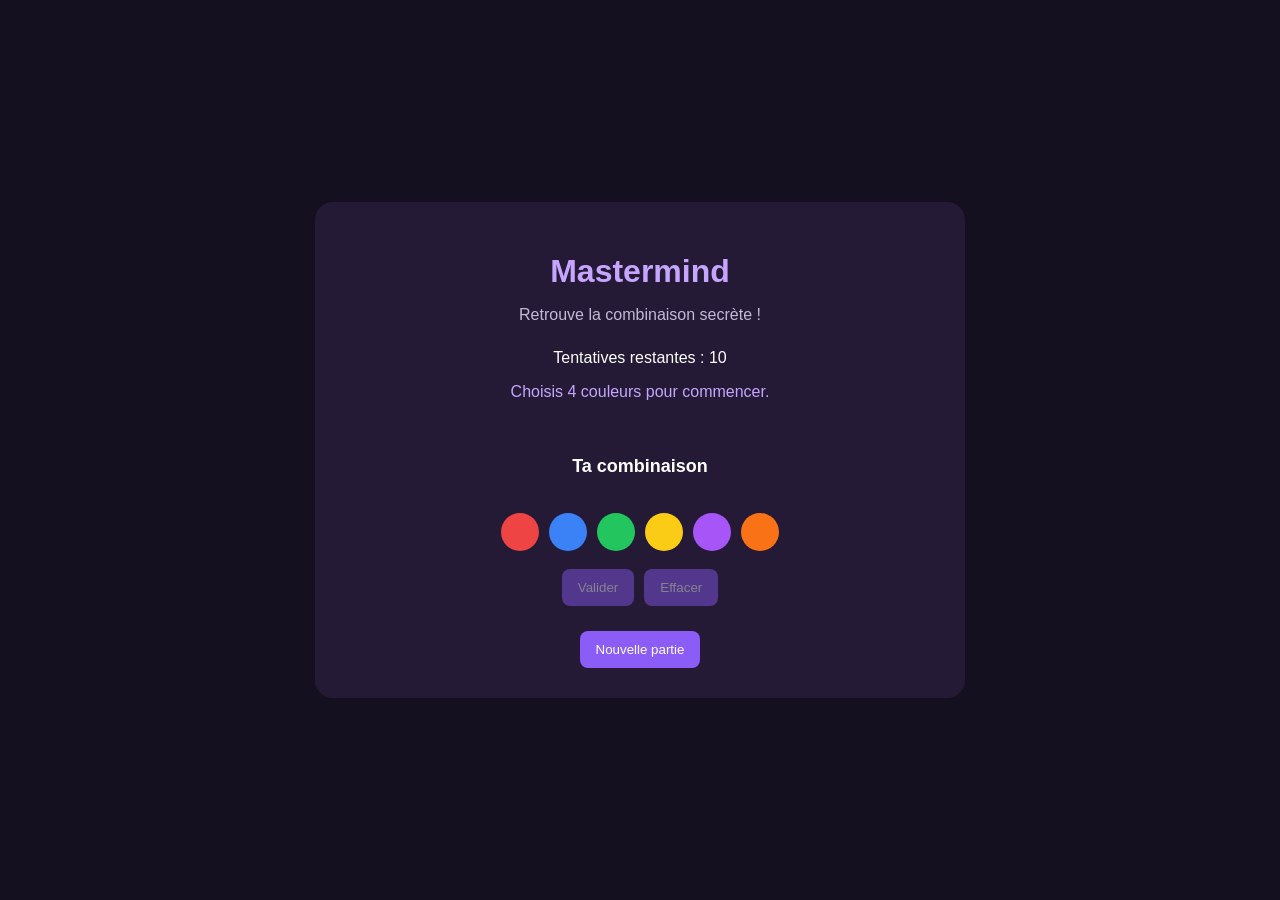
<file: MasterM/index.html>
<!DOCTYPE html>
<html lang="fr">
<head>
    <meta charset="UTF-8">
    <meta name="viewport" content="width=device-width, initial-scale=1.0">
    <title>Mastermind</title>
    <link rel="stylesheet" href="style.css">
    <script src="script.js" defer></script>
</head>
    <body>
        <main class="container">
            <h1>Mastermind</h1>
            <p class="subtitle">
                Retrouve la combinaison secrète !
            </p>
            <div class="game-info">
                <p>Tentatives restantes : <span id="attempts">10</span></p>
                <p id="message">Choisis 4 couleurs pour commencer.</p>
            </div>
            <section id="board" aria-label="Historique des tentatives"></section>
            <section class="input-area">
                <h2>Ta combinaison</h2>
                <div id="currentGuess" class="current-guess"></div>
                <div id="colorChoices" class="color-choices"></div>
                <div class="buttons">
                    <button id="submitGuess">Valider</button>
                    <button id="clearGuess">Effacer</button>
                </div>
            </section>
            <button id="restart">Nouvelle partie</button>
        </main>    
    </body>
</html>
</file>
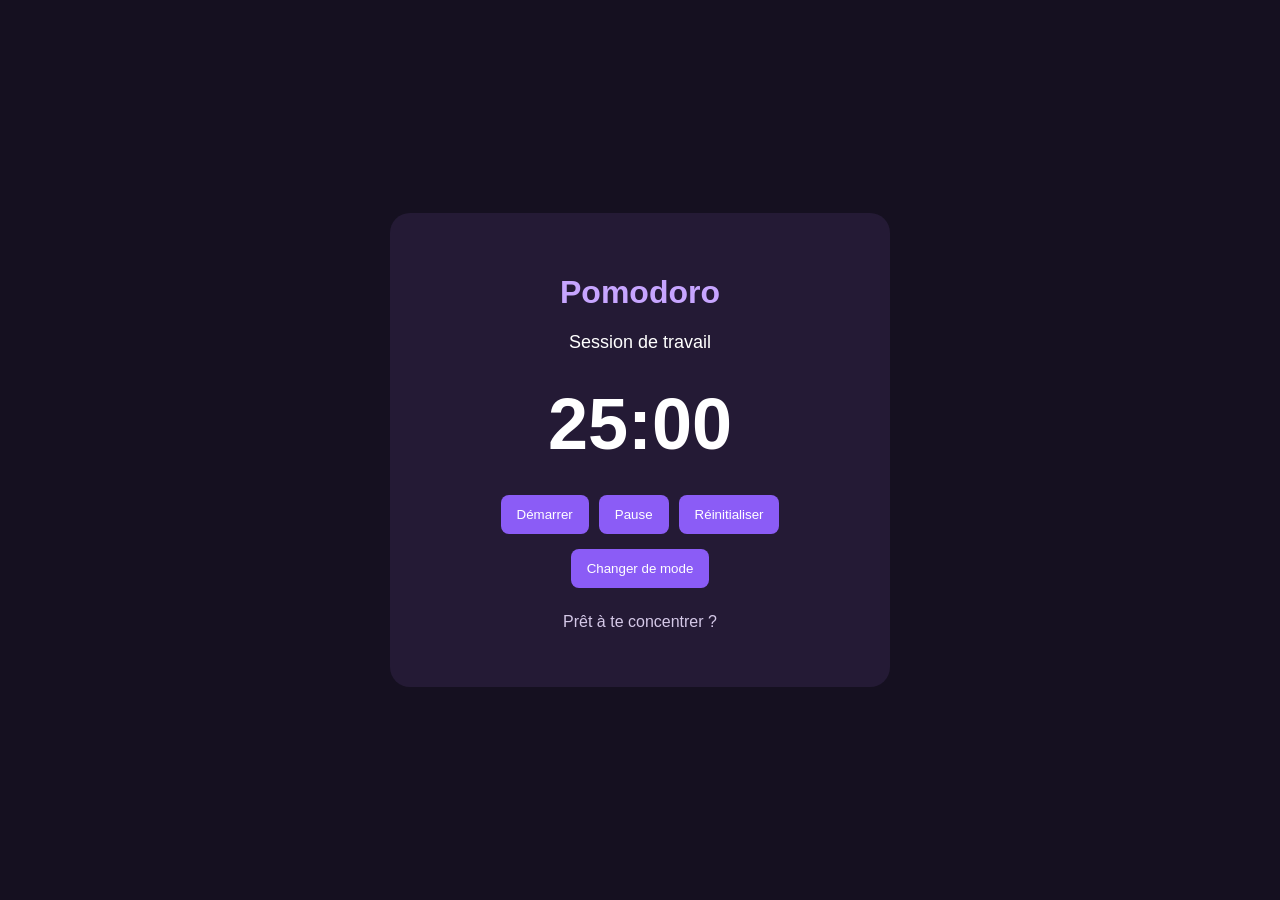
<file: Pomodoro/index.html>
<!DOCTYPE html>
<html lang="fr">
<head>
    <meta charset="UTF-8">
    <meta name="viewport" content="width=device-width, initial-scale=1.0">
    <title>Pomodoro</title>
    <link rel="stylesheet" href="style.css">
    <script src="script.js" defer></script>
</head>
<body>

    <main class="container">
        <h1>Pomodoro</h1>

        <p id="mode">Session de travail</p>

        <div id="timer">25:00</div>

        <div class="buttons">
            <button id="start">Démarrer</button>
            <button id="pause">Pause</button>
            <button id="reset">Réinitialiser</button>
        </div>

        <button id="changeMode">Changer de mode</button>

        <p id="message">Prêt à te concentrer ?</p>
    </main>

</body>
</html>
</file>
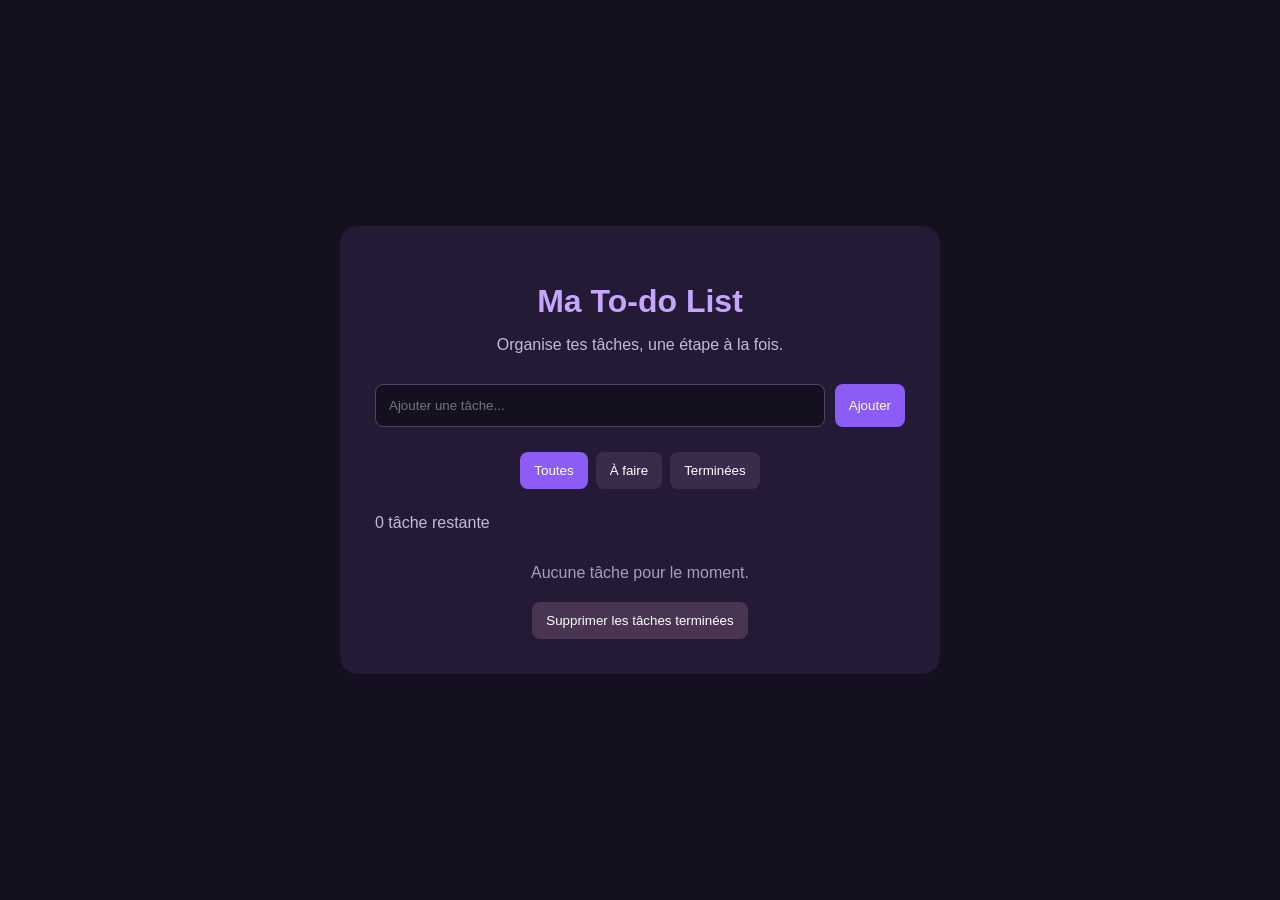
<file: ToDo/index.html>
<!DOCTYPE html>
<html lang="fr">
<head>
    <meta charset="UTF-8">
    <meta name="viewport" content="width=device-width, initial-scale=1.0">
    <title>Ma To-do List</title>
    <link rel="stylesheet" href="style.css">
    <script src="script.js" defer></script>
</head>
    <body>    
        <main class="container">
            <h1>Ma To-do List</h1>
            <p class="subtitle">Organise tes tâches, une étape à la fois.</p>

            <form id="taskForm">
                <input type="text" id="taskInput" placeholder="Ajouter une tâche..." autocomplete="off">
                <button type="submit">Ajouter</button>
            </form>

            <div class="filters">
                <button type="button" class="filter active" data-filter="all"> Toutes </button>
                <button type="button" class="filter" data-filter="active"> À faire </button>
                <button type="button" class="filter" data-filter="completed"> Terminées </button>
            </div>

            <p id="taskCounter">0 tâche</p>

            <ul id="taskList"></ul>

            <p id="emptyMessage">Aucune tâche pour le moment.</p>

            <button type="button" id="clearCompleted"> Supprimer les tâches terminées </button>
        </main>
    </body>
</html>
</file>
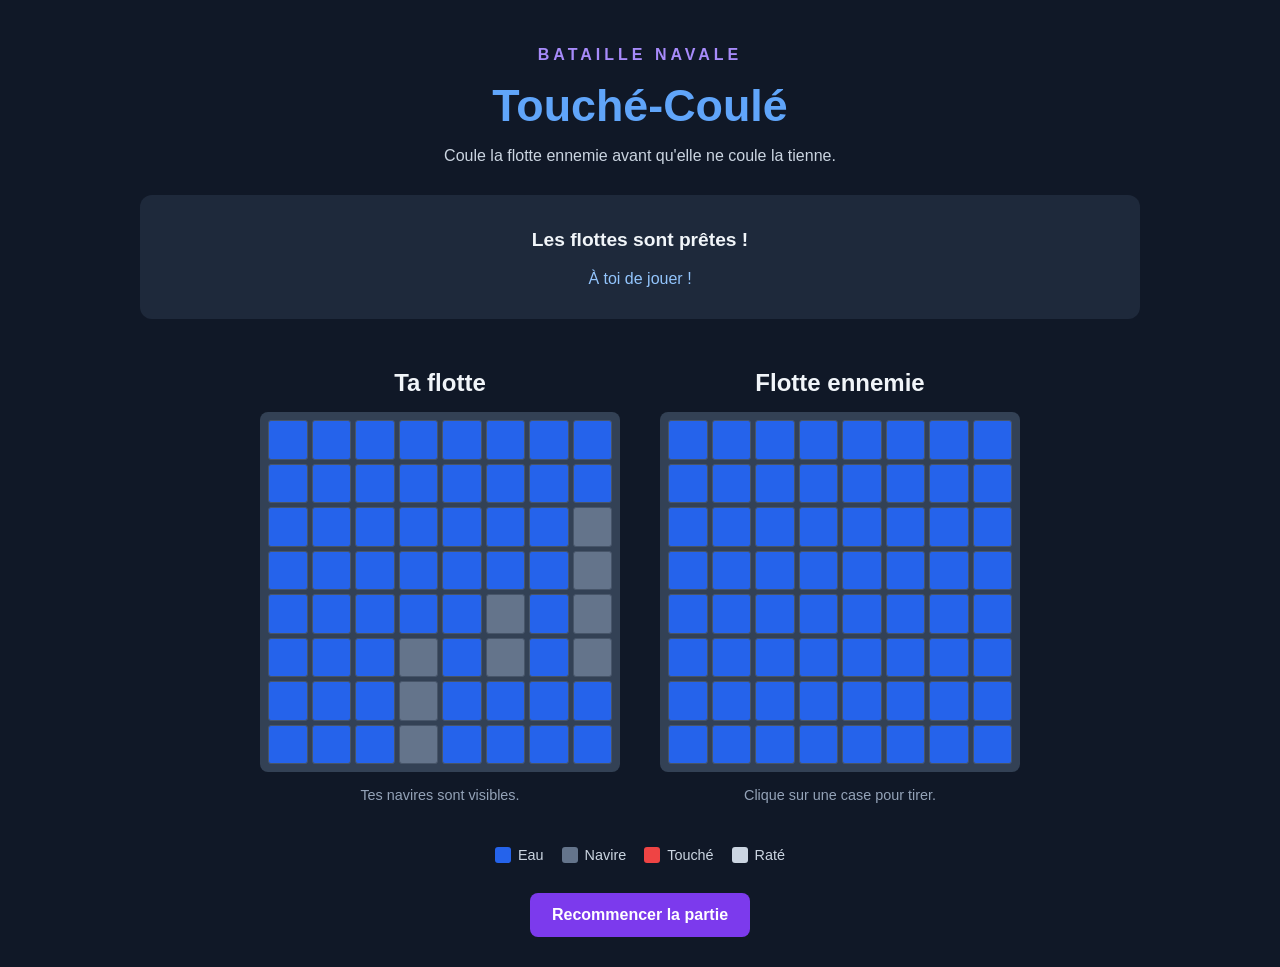
<file: Touche/index.html>
<!DOCTYPE html>
<html lang="fr">
<head>
    <meta charset="UTF-8">
    <meta name="viewport" content="width=device-width, initial-scale=1.0">
    <title>Touché-Coulé</title>
    <link rel="stylesheet" href="style.css">
    <script src="script.js" defer></script>
</head>
    <body>
        <main class="game-container">
            <header>
                <p class="subtitle">BATAILLE NAVALE</p>
                <h1>Touché-Coulé</h1>
                <p>Coule la flotte ennemie avant qu'elle ne coule la tienne.</p>
            </header>

            <section class="game-info">
                <p id="message">Préparation des flottes...</p>
                <p id="turn">À toi de jouer !</p>
            </section>

            <section class="boards">
                <div class="board-container">
                    <h2>Ta flotte</h2>
                    <div id="player-board" class="board"></div>
                    <p class="board-description">Tes navires sont visibles.</p>
                </div>

                <div class="board-container">
                    <h2>Flotte ennemie</h2>
                    <div id="enemy-board" class="board"></div>
                    <p class="board-description">Clique sur une case pour tirer.</p>
                </div>
            </section>

            <section class="legend">
                <span><i class="legend-box water"></i> Eau</span>
                <span><i class="legend-box ship"></i> Navire</span>
                <span><i class="legend-box hit"></i> Touché</span>
                <span><i class="legend-box miss"></i> Raté</span>
            </section>

            <button id="restart-button">Recommencer la partie</button>
        </main>

    </body>
</html>
</file>
<file: MasterM/style.css>
* {
    box-sizing: border-box;
}

body {
    margin: 0;
    min-height: 100vh;
    padding: 30px 0;
    display: flex;
    justify-content: center;
    align-items: center;
    font-family: Arial, sans-serif;
    background: #151020;
    color: white;
}

.container {
    width: 92%;
    max-width: 650px;
    padding: 30px;
    background: #241a35;
    border-radius: 18px;
}

h1 {
    margin-bottom: 8px;
    color: #c7a5ff;
    text-align: center;
}

.subtitle {
    color: #c5b9d8;
    text-align: center;
}

.game-info {
    margin: 25px 0;
    text-align: center;
}

#message {
    color: #c7a5ff;
}

#board {
    display: flex;
    flex-direction: column;
    gap: 10px;
}

.guess-row {
    display: flex;
    align-items: center;
    gap: 12px;
    padding: 10px;
    background: #352747;
    border-radius: 10px;
}

.guess-number {
    width: 25px;
    color: #c5b9d8;
}

.pegs {
    display: flex;
    gap: 8px;
}

.peg {
    width: 30px;
    height: 30px;
    flex-shrink: 0;
    border: 2px solid #78688d;
    border-radius: 50%;
    background: #1b1427;
}

.feedback {
    display: grid;
    grid-template-columns: repeat(2, 10px);
    gap: 4px;
    margin-left: auto;
}

.feedback-peg {
    width: 10px;
    height: 10px;
    border-radius: 50%;
    background: #574867;
}

.feedback-peg.black {
    background: #fff;
}

.feedback-peg.white {
    background: #e9b8ff;
}

.input-area {
    margin-top: 30px;
    text-align: center;
}

.input-area h2 {
    font-size: 18px;
}

.current-guess,
.color-choices {
    display: flex;
    justify-content: center;
    flex-wrap: wrap;
    gap: 10px;
    margin: 18px 0;
}

.current-guess .peg {
    width: 42px;
    height: 42px;
}

.color-button {
    width: 38px;
    height: 38px;
    padding: 0;
    border: 3px solid transparent;
    border-radius: 50%;
    cursor: pointer;
}

.color-button.selected {
    outline: 3px solid white;
    outline-offset: 3px;
}

.buttons {
    display: flex;
    justify-content: center;
    gap: 10px;
}

button {
    padding: 11px 16px;
    border: none;
    border-radius: 8px;
    background: #8b5cf6;
    color: white;
    cursor: pointer;
}

button:hover {
    background: #a78bfa;
}

button:disabled {
    opacity: 0.45;
    cursor: not-allowed;
}

#restart {
    display: block;
    margin: 25px auto 0;
}

@media (max-width: 420px) {
    .container {
        padding: 18px;
    }

    .peg {
        width: 24px;
        height: 24px;
    }

    .guess-row {
        gap: 7px;
    }
}
</file>
<file: Pomodoro/style.css>
* {
    box-sizing: border-box;
}

body {
    margin: 0;
    min-height: 100vh;
    display: flex;
    justify-content: center;
    align-items: center;
    font-family: Arial, sans-serif;
    background: #151020;
    color: white;
}

.container {
    width: 90%;
    max-width: 500px;
    padding: 40px 20px;
    text-align: center;
    background: #241a35;
    border-radius: 20px;
}

h1 {
    color: #c7a5ff;
}

#mode {
    font-size: 18px;
}

#timer {
    margin: 30px 0;
    font-size: 72px;
    font-weight: bold;
    font-variant-numeric: tabular-nums;
}

.buttons {
    display: flex;
    justify-content: center;
    flex-wrap: wrap;
    gap: 10px;
}

button {
    padding: 12px 16px;
    border: none;
    border-radius: 8px;
    background: #8b5cf6;
    color: white;
    cursor: pointer;
}

button:hover {
    background: #a78bfa;
}

#changeMode {
    margin-top: 15px;
}

#message {
    margin-top: 25px;
    color: #d5c9e8;
}
</file>
<file: ToDo/style.css>
*{box-sizing:border-box}body{margin:0;min-height:100vh;padding:30px 0;display:flex;justify-content:center;align-items:center;font-family:Arial,sans-serif;background:#151020;color:#fff}.container{width:90%;max-width:600px;padding:35px;background:#241a35;border-radius:18px}h1{margin-bottom:8px;color:#c7a5ff;text-align:center}.subtitle{margin-bottom:30px;color:#c5b9d8;text-align:center}#taskForm{display:flex;gap:10px}#taskInput{flex:1;min-width:0;padding:13px;border:1px solid #514267;border-radius:8px;background:#151020;color:#fff}button{padding:11px 14px;border:none;border-radius:8px;background:#8b5cf6;color:#fff;cursor:pointer}button:hover{background:#a78bfa}.filters{display:flex;justify-content:center;flex-wrap:wrap;gap:8px;margin-top:25px}.filter{background:#382b4c}.filter.active{background:#8b5cf6}#taskCounter{margin-top:25px;color:#c5b9d8}#taskList{display:flex;flex-direction:column;gap:10px;padding:0;list-style:none}.task{display:flex;align-items:center;gap:10px;padding:13px;border-radius:8px;background:#352747}.task input[type="checkbox"]{width:18px;height:18px;accent-color:#a78bfa;cursor:pointer}.task-text{flex:1;overflow-wrap:anywhere}.task.completed .task-text{color:#a99dbb;text-decoration:line-through}.delete-button{background:#963d68}.delete-button:hover{background:#bd477e}#emptyMessage{color:#a99dbb;text-align:center}#clearCompleted{display:block;margin:20px auto 0;background:#493451}#clearCompleted:hover{background:#634368}@media (max-width: 480px){.container{padding:22px}#taskForm{flex-direction:column}}
</file>
<file: Touche/style.css>
* {
    box-sizing: border-box;
}

body {
    margin: 0;
    min-height: 100vh;
    font-family: Arial, sans-serif;
    background: #101827;
    color: #f1f5f9;
    padding: 30px 15px;
}

.game-container {
    max-width: 1000px;
    margin: 0 auto;
    text-align: center;
}

header h1 {
    margin: 10px 0;
    font-size: 2.8rem;
    color: #60a5fa;
}

.subtitle {
    color: #a78bfa;
    letter-spacing: 4px;
    font-weight: bold;
}

header p:last-child {
    color: #cbd5e1;
}

.game-info {
    margin: 30px auto;
    padding: 15px;
    background: #1e293b;
    border-radius: 12px;
}

#message {
    font-size: 1.2rem;
    font-weight: bold;
}

#turn {
    color: #93c5fd;
}

.boards {
    display: flex;
    justify-content: center;
    align-items: flex-start;
    gap: 40px;
    flex-wrap: wrap;
}

.board-container {
    width: min(100%, 360px);
}

.board-container h2 {
    margin-bottom: 15px;
}

.board {
    display: grid;
    grid-template-columns: repeat(8, minmax(0, 1fr));
    gap: 4px;
    padding: 8px;
    background: #334155;
    border-radius: 8px;
}

.cell {
    width: 100%;
    aspect-ratio: 1;
    min-width: 0;
    padding: 0;
    border: 1px solid #475569;
    border-radius: 3px;
    background: #2563eb;
    cursor: pointer;
}

.cell:hover:enabled {
    background: #3b82f6;
    outline: 2px solid #bfdbfe;
}

.cell.ship {
    background: #64748b;
}

.cell.hit {
    background: #ef4444;
    cursor: default;
}

.cell.miss {
    background: #cbd5e1;
    cursor: default;
}

.cell:disabled {
    opacity: 1;
}

.board-description {
    color: #94a3b8;
    font-size: 0.9rem;
}

.legend {
    display: flex;
    justify-content: center;
    flex-wrap: wrap;
    gap: 18px;
    margin: 30px 0;
    color: #cbd5e1;
    font-size: 0.9rem;
}

.legend span {
    display: flex;
    align-items: center;
    gap: 7px;
}

.legend-box {
    display: inline-block;
    width: 16px;
    height: 16px;
    border-radius: 3px;
}

.water {
    background: #2563eb;
}

.ship {
    background: #64748b;
}

.hit {
    background: #ef4444;
}

.miss {
    background: #cbd5e1;
}

#restart-button {
    border: none;
    border-radius: 8px;
    padding: 13px 22px;
    background: #7c3aed;
    color: white;
    font-size: 1rem;
    font-weight: bold;
    cursor: pointer;
}

#restart-button:hover {
    background: #6d28d9;
}

@media (max-width: 500px) {
    header h1 {
        font-size: 2.1rem;
    }

    .boards {
        gap: 25px;
    }

    .board-container {
        max-width: 330px;
    }
}
</file>
